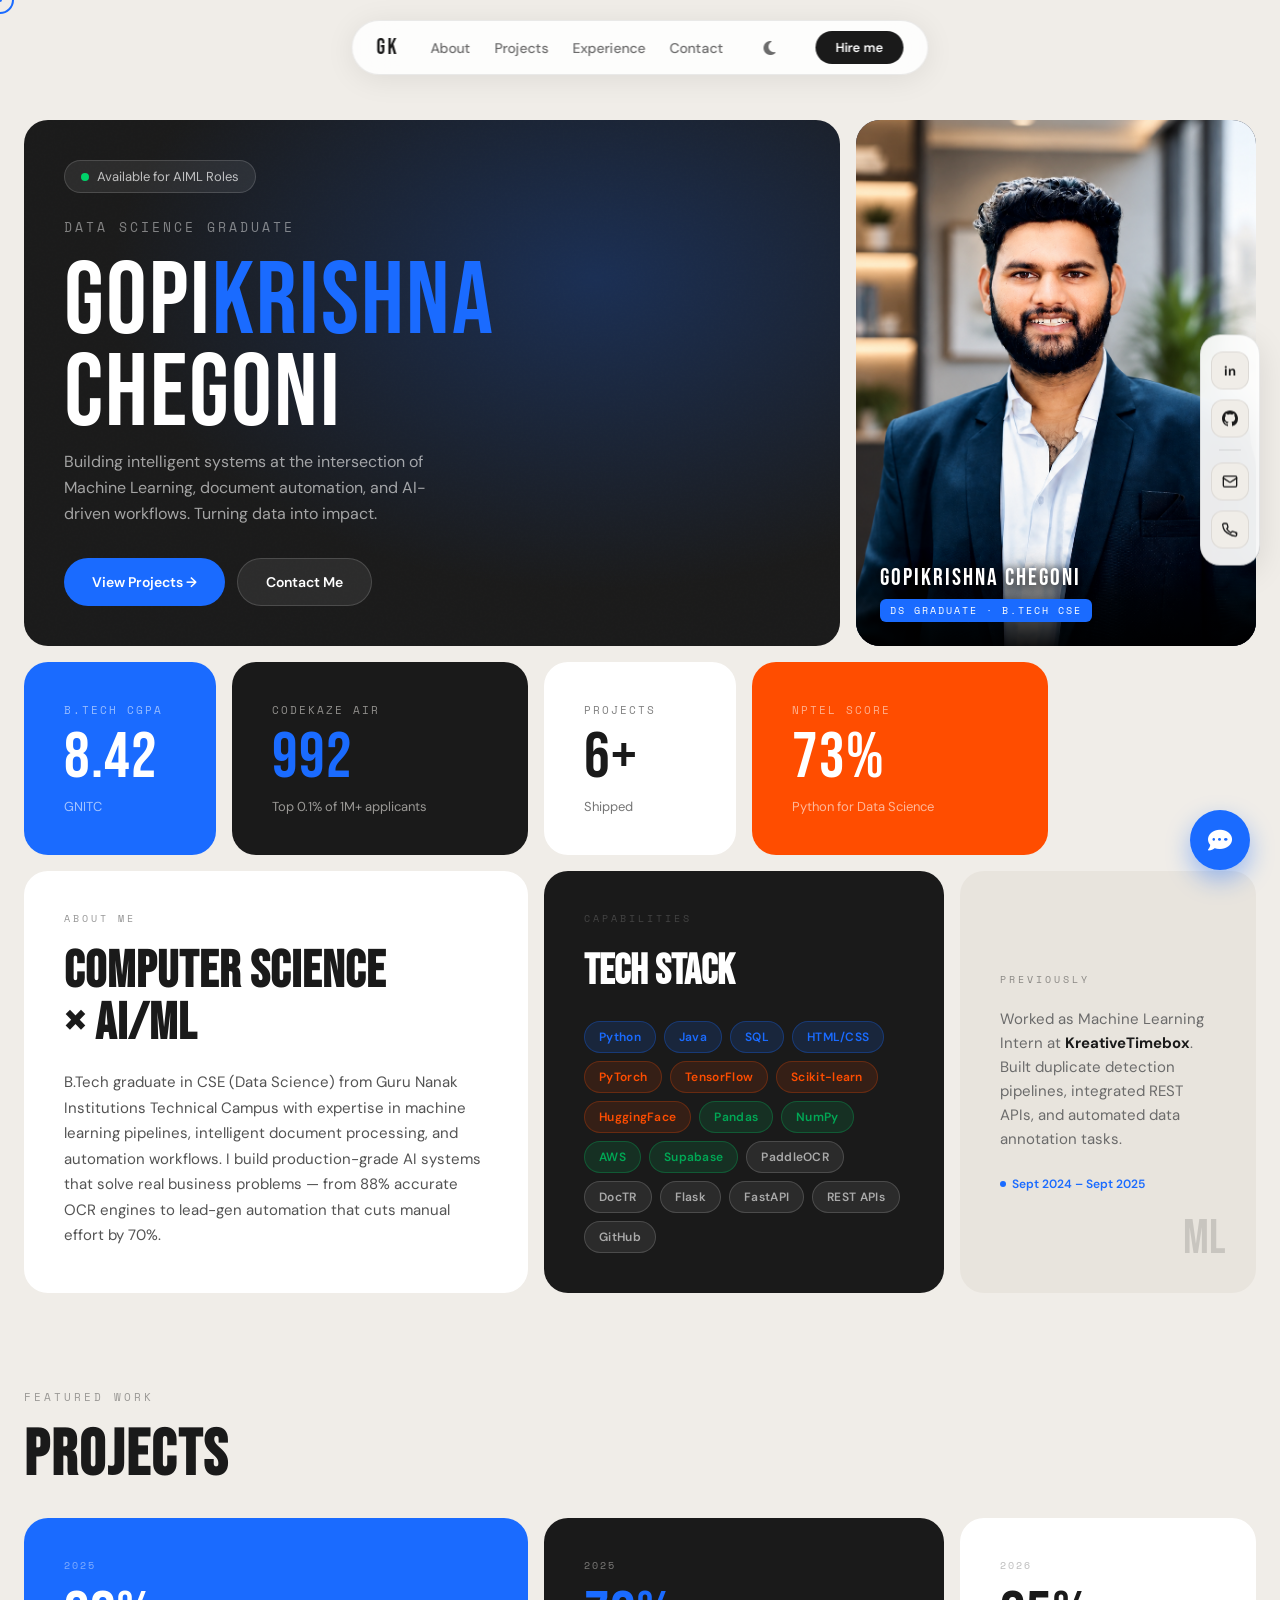
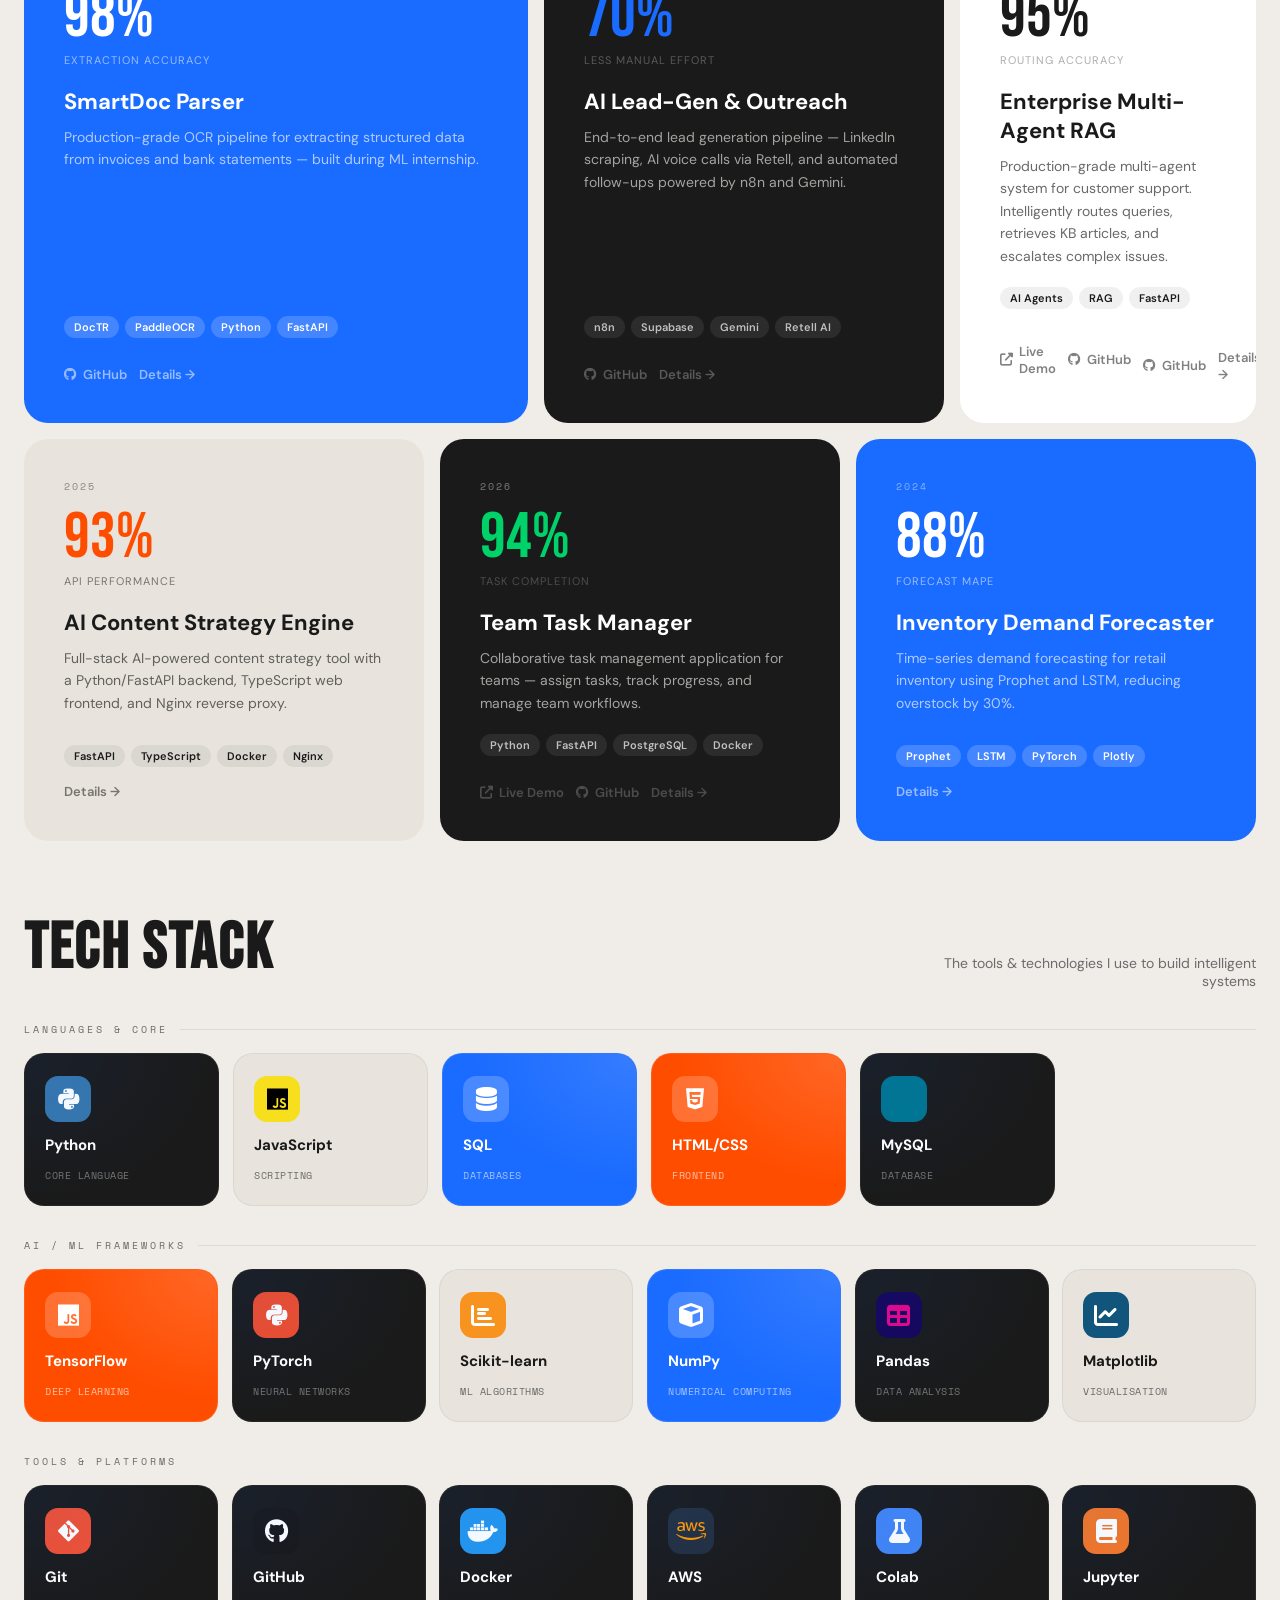
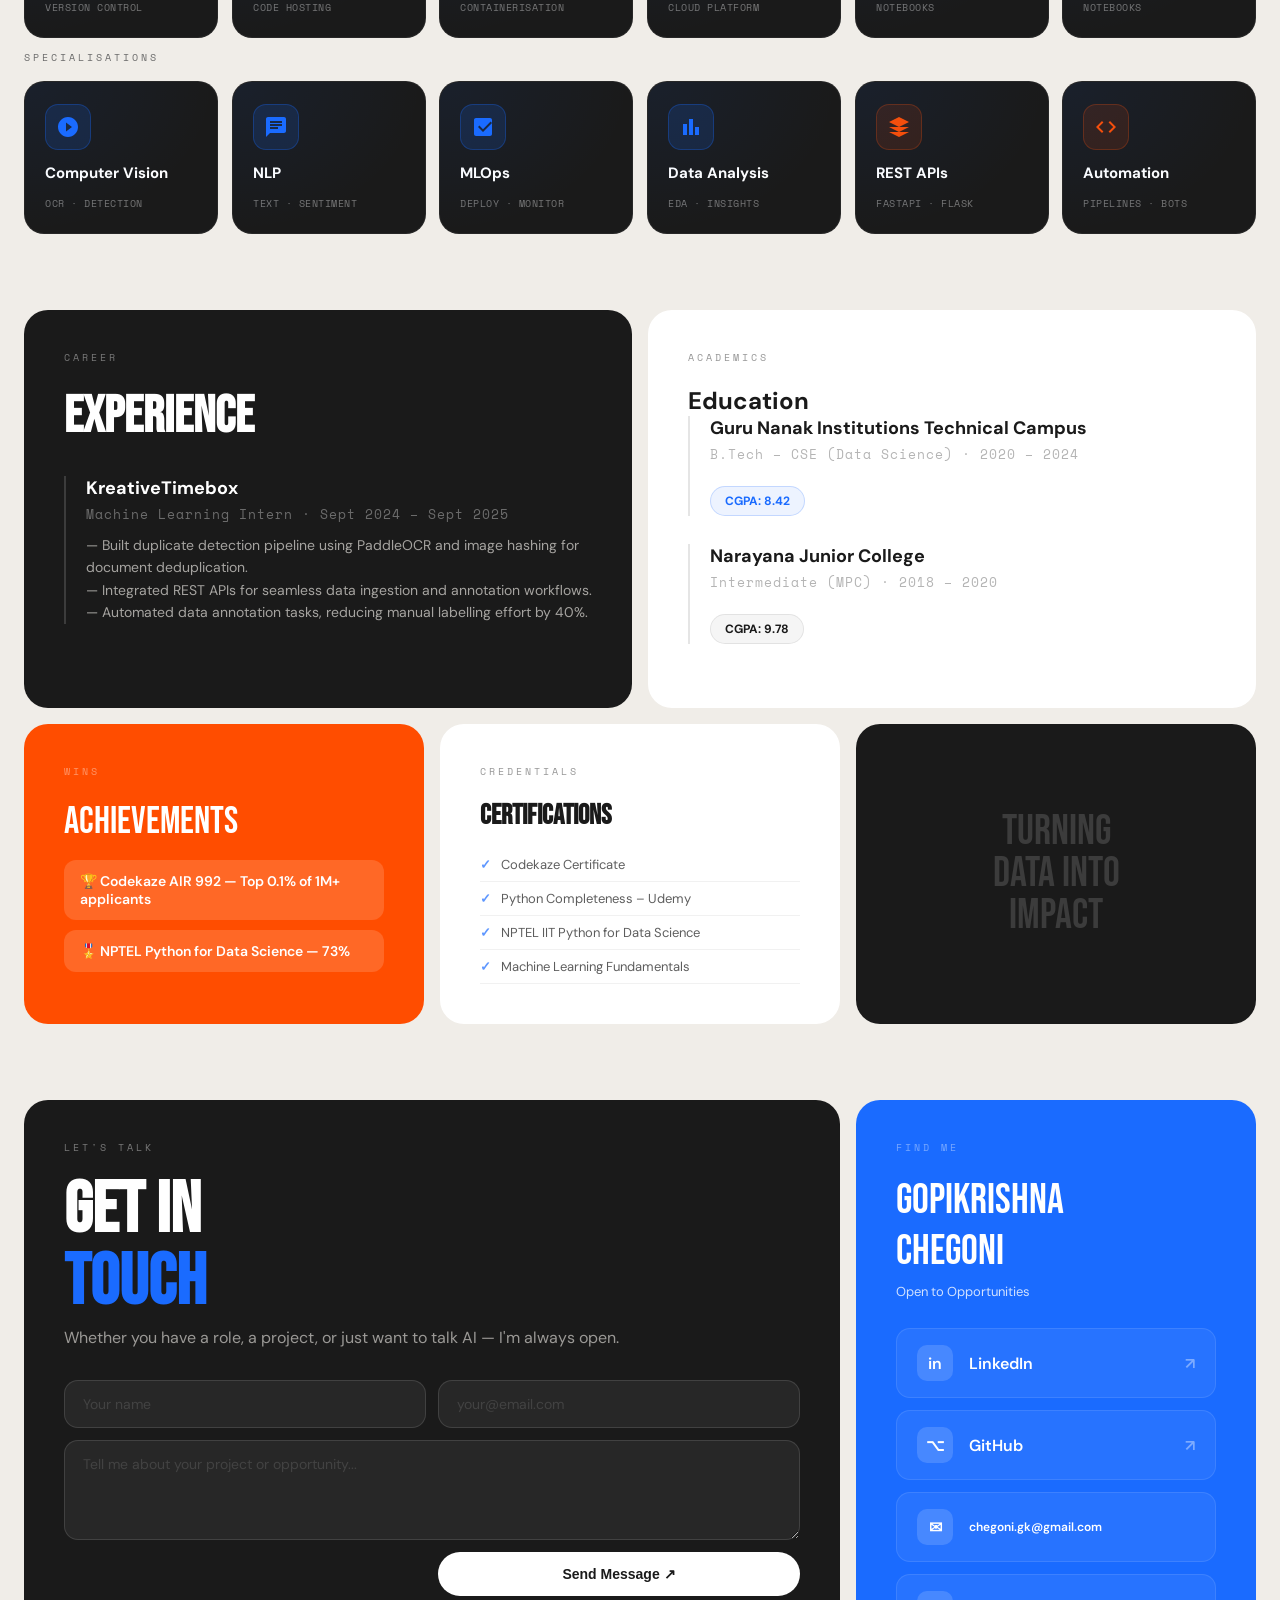
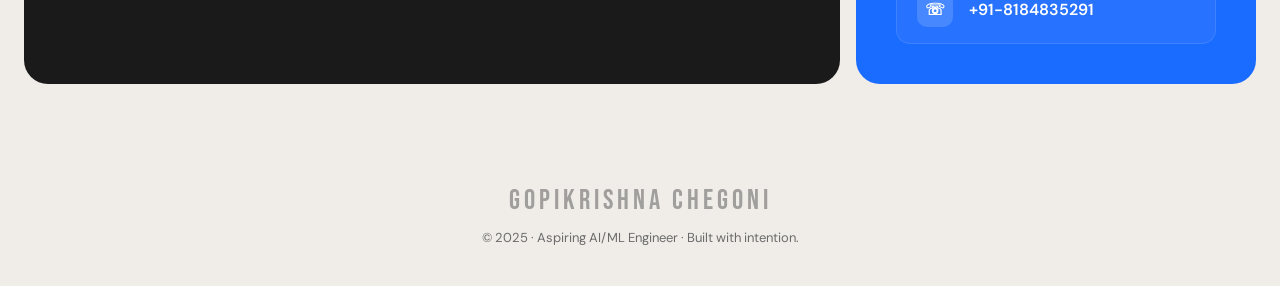
<file: portfolio_v5.html>
<!DOCTYPE html>
<html lang="en">

<head>
  <meta charset="UTF-8" />
  <meta name="viewport" content="width=device-width, initial-scale=1.0" />
  <title>Gopikrishna Chegoni — Aspiring AI/ML Engineer</title>
  <link rel="preconnect" href="https://fonts.googleapis.com" />
  <link rel="preconnect" href="https://fonts.gstatic.com" crossorigin />
  <link
    href="https://fonts.googleapis.com/css2?family=Bebas+Neue&family=DM+Sans:wght@300;400;500;600&family=Space+Mono:wght@400;700&display=swap"
    rel="stylesheet" />
  <link rel="stylesheet" href="https://cdnjs.cloudflare.com/ajax/libs/font-awesome/6.4.0/css/all.min.css" />
  <style>
    :root {
      --bg: #f0ede8;
      --card: #ffffff;
      --card-dark: #1a1a1a;
      --card-blue: #1a6bff;
      --text: #1a1a1a;
      --text-muted: #6b6b6b;
      --text-light: #f0ede8;
      --accent: #1a6bff;
      --accent2: #ff4d00;
      --border: rgba(0, 0, 0, 0.08);
      --radius: 24px;
      --radius-sm: 14px;
    }

    *,
    *::before,
    *::after {
      box-sizing: border-box;
      margin: 0;
      padding: 0;
    }

    html {
      scroll-behavior: smooth;
    }

    body {
      font-family: 'DM Sans', sans-serif;
      background: var(--bg);
      color: var(--text);
      min-height: 100vh;
      overflow-x: hidden;
      cursor: none;
    }

    /* ── PERFORMANCE OPTIMIZATION ── */
    * {
      -webkit-font-smoothing: antialiased;
      -moz-osx-font-smoothing: grayscale;
    }

    /* ── CUSTOM CURSOR ── */
    .custom-cursor {
      position: fixed;
      width: 28px;
      height: 28px;
      border: 2px solid var(--accent);
      border-radius: 50%;
      pointer-events: none;
      z-index: 9999;
      transform: translate(-50%, -50%);
      animation: cursorPulse 2s ease-in-out infinite;
      will-change: transform;
      left: -50px;
      top: -50px;
    }

    .custom-cursor::after {
      content: '';
      position: absolute;
      width: 4px;
      height: 4px;
      background: var(--accent);
      border-radius: 50%;
      top: 50%;
      left: 50%;
      transform: translate(-50%, -50%);
    }

    .custom-cursor.hidden {
      opacity: 0;
    }

    .custom-cursor.hover {
      transform: translate(-50%, -50%) scale(1.4);
      border-color: var(--accent2);
    }

    @keyframes cursorPulse {

      0%,
      100% {
        opacity: 0.8;
      }

      50% {
        opacity: 0.4;
      }
    }

    :root.dark-mode .custom-cursor {
      border-color: var(--accent);
    }

    /* ── SMOOTH TRANSITIONS ── */
    a,
    button,
    input,
    textarea,
    select {
      transition: all 0.3s cubic-bezier(0.34, 1.56, 0.64, 1);
    }

    button:active,
    a:active {
      transform: scale(0.98);
    }

    /* ── NAV ── */
    nav {
      position: fixed;
      top: 20px;
      left: 50%;
      transform: translateX(-50%);
      z-index: 100;
      background: rgba(255, 255, 255, 0.85);
      backdrop-filter: blur(20px);
      border: 1px solid var(--border);
      border-radius: 100px;
      padding: 10px 24px;
      display: flex;
      align-items: center;
      gap: 32px;
      box-shadow: 0 4px 30px rgba(0, 0, 0, 0.08);
    }

    .nav-logo {
      font-family: 'Bebas Neue', sans-serif;
      font-size: 22px;
      letter-spacing: 2px;
      color: var(--text);
      text-decoration: none;
    }

    .nav-links {
      display: flex;
      gap: 24px;
    }

    .nav-links a {
      font-size: 14px;
      font-weight: 500;
      color: var(--text-muted);
      text-decoration: none;
      transition: color .2s;
    }

    .nav-links a:hover {
      color: var(--text);
    }

    .nav-cta {
      background: var(--card-dark);
      color: #fff;
      padding: 8px 20px;
      border-radius: 100px;
      font-size: 13px;
      font-weight: 600;
      text-decoration: none;
      transition: background .2s;
    }

    .nav-cta:hover {
      background: var(--accent);
    }

    /* ── THEME TOGGLE ── */
    .theme-toggle {
      background: none;
      border: none;
      cursor: pointer;
      font-size: 16px;
      color: var(--text-muted);
      transition: color 0.2s, transform 0.2s;
      padding: 8px;
      display: flex;
      align-items: center;
      justify-content: center;
    }

    .theme-toggle:hover {
      color: var(--text);
      transform: rotate(20deg);
    }

    .theme-toggle i {
      transition: transform 0.3s;
    }

    /* ── DARK MODE ── */
    :root.dark-mode {
      --bg: #0a0a0a;
      --card: #1a1a1a;
      --card-dark: #2a2a2a;
      --text: #f0ede8;
      --text-muted: #a0a0a0;
      --text-light: #f0ede8;
      --border: rgba(255, 255, 255, 0.08);
    }

    .dark-mode body {
      background: var(--bg);
      color: var(--text);
    }

    .dark-mode nav {
      background: rgba(26, 26, 26, 0.85);
      border-color: var(--border);
    }

    .dark-mode .card-white {
      background: #1a1a1a;
      color: var(--text);
    }

    .dark-mode .card-cream {
      background: #2a2a2a;
      color: var(--text);
    }

    .dark-mode .card-blue {
      background: #1a4a9f;
    }

    .dark-mode .card-orange {
      background: #a63600;
    }

    .dark-mode .btn-ghost {
      border-color: rgba(255, 255, 255, 0.15);
      background: rgba(255, 255, 255, 0.05);
    }

    .dark-mode .btn-ghost:hover {
      background: rgba(255, 255, 255, 0.1);
    }


    /* ── MAIN GRID ── */
    main {
      max-width: 1280px;
      margin: 0 auto;
      padding: 120px 24px 60px;
      display: grid;
      gap: 16px;
    }

    /* ── BENTO GRID ── */
    .bento-grid {
      display: grid;
      grid-template-columns: repeat(12, 1fr);
      grid-auto-rows: minmax(80px, auto);
      gap: 16px;
    }

    /* ── BASE CARD ── */
    .card {
      border-radius: var(--radius);
      padding: 40px;
      position: relative;
      overflow: hidden;
      transition: transform 0.3s cubic-bezier(.34, 1.56, .64, 1), box-shadow 0.3s ease;
      will-change: transform, box-shadow;
      backface-visibility: hidden;
      -webkit-backface-visibility: hidden;
    }

    .card:hover {
      transform: translateY(-4px);
      box-shadow: 0 20px 60px rgba(0, 0, 0, 0.12);
    }

    .card-white {
      background: var(--card);
    }

    .card-dark {
      background: var(--card-dark);
      color: var(--text-light);
    }

    .card-blue {
      background: var(--card-blue);
      color: #fff;
    }

    .card-cream {
      background: #e8e4dd;
    }

    .card-orange {
      background: var(--accent2);
      color: #fff;
    }

    /* ── HERO CARD ── */
    .hero-card {
      grid-column: span 8;
      grid-row: span 4;
      min-height: 480px;
      display: flex;
      flex-direction: column;
      justify-content: flex-end;
      background: var(--card-dark);
      overflow: hidden;
    }

    .hero-card::before {
      content: '';
      position: absolute;
      inset: 0;
      background: radial-gradient(ellipse at 70% 30%, rgba(26, 107, 255, 0.25) 0%, transparent 60%);
      pointer-events: none;
    }

    .hero-noise {
      position: absolute;
      inset: 0;
      background-image: url("data:image/svg+xml,%3Csvg viewBox='0 0 256 256' xmlns='http://www.w3.org/2000/svg'%3E%3Cfilter id='noise'%3E%3CfeTurbulence type='fractalNoise' baseFrequency='0.9' numOctaves='4' stitchTiles='stitch'/%3E%3C/filter%3E%3Crect width='100%25' height='100%25' filter='url(%23noise)' opacity='0.04'/%3E%3C/svg%3E");
      opacity: 0.4;
      pointer-events: none;
    }

    .hero-available {
      display: inline-flex;
      align-items: center;
      gap: 8px;
      background: rgba(255, 255, 255, 0.08);
      border: 1px solid rgba(255, 255, 255, 0.15);
      padding: 7px 16px;
      border-radius: 100px;
      font-size: 13px;
      color: rgba(255, 255, 255, 0.7);
      margin-bottom: 24px;
      width: fit-content;
    }

    .hero-available span {
      width: 8px;
      height: 8px;
      border-radius: 50%;
      background: #00d26a;
      display: block;
      animation: pulse 2s infinite;
    }

    @keyframes pulse {

      0%,
      100% {
        opacity: 1;
        transform: scale(1)
      }

      50% {
        opacity: .6;
        transform: scale(1.3)
      }
    }

    .hero-name {
      font-family: 'Bebas Neue', sans-serif;
      font-size: clamp(72px, 8vw, 110px);
      line-height: 0.9;
      letter-spacing: 2px;
      color: #fff;
      margin-bottom: 8px;
    }

    .hero-name .blue {
      color: var(--accent);
    }

    .hero-role {
      font-family: 'Space Mono', monospace;
      font-size: 13px;
      letter-spacing: 3px;
      text-transform: uppercase;
      color: rgba(255, 255, 255, 0.45);
      margin-bottom: 20px;
    }

    .hero-desc {
      font-size: 16px;
      color: rgba(255, 255, 255, 0.6);
      max-width: 400px;
      line-height: 1.6;
      margin-bottom: 32px;
    }

    .hero-btns {
      display: flex;
      gap: 12px;
      flex-wrap: wrap;
    }

    .btn {
      display: inline-flex;
      align-items: center;
      gap: 8px;
      padding: 14px 28px;
      border-radius: 100px;
      font-size: 14px;
      font-weight: 600;
      cursor: pointer;
      text-decoration: none;
      border: none;
      transition: all .3s cubic-bezier(.34, 1.56, .64, 1);
      will-change: transform, background;
      backface-visibility: hidden;
      -webkit-backface-visibility: hidden;
    }

    .btn-primary {
      background: var(--accent);
      color: #fff;
    }

    .btn-primary:hover {
      background: #0f55e0;
      transform: translateY(-2px);
    }

    .btn-ghost {
      background: rgba(255, 255, 255, 0.08);
      color: #fff;
      border: 1px solid rgba(255, 255, 255, 0.15);
    }

    .btn-ghost:hover {
      background: rgba(255, 255, 255, 0.15);
      transform: translateY(-2px);
    }

    /* ── PHOTO CARD ── */
    .photo-card {
      grid-column: span 4;
      grid-row: span 4;
      min-height: 480px;
      background: linear-gradient(145deg, #1a2340 0%, #0d1625 100%);
      display: flex;
      align-items: stretch;
      overflow: hidden;
      padding: 0 !important;
    }

    .photo-inner {
      flex: 1;
      position: relative;
      overflow: hidden;
      display: flex;
      align-items: flex-end;
      justify-content: center;
    }

    .photo-inner img {
      width: 100%;
      height: 100%;
      object-fit: cover;
      object-position: center 15%;
      display: block;
    }

    .photo-overlay {
      position: absolute;
      bottom: 0;
      left: 0;
      right: 0;
      background: linear-gradient(to top, rgba(0, 0, 0, 0.92) 0%, rgba(0, 0, 0, 0.6) 40%, transparent 75%);
      padding: 28px 24px 24px;
    }

    .photo-name {
      font-family: 'Bebas Neue', sans-serif;
      font-size: 24px;
      color: #fff;
      letter-spacing: 2px;
      margin-bottom: 6px;
      text-shadow: 0 2px 8px rgba(0, 0, 0, 0.8), 0 0 20px rgba(0, 0, 0, 0.6);
    }

    .photo-label {
      font-family: 'Space Mono', monospace;
      font-size: 10px;
      letter-spacing: 2px;
      text-transform: uppercase;
      color: #fff;
      background: var(--accent);
      display: inline-block;
      padding: 4px 10px;
      border-radius: 6px;
      text-shadow: none;
    }

    /* ── FIXED RIGHT SOCIAL BAR ── */
    .side-socials {
      position: fixed;
      right: 20px;
      top: 50%;
      transform: translateY(-50%);
      z-index: 200;
      display: flex;
      flex-direction: column;
      align-items: center;
      gap: 10px;
      background: rgba(255, 255, 255, 0.92);
      backdrop-filter: blur(16px);
      border: 1px solid rgba(0, 0, 0, 0.08);
      border-radius: 20px;
      padding: 16px 10px;
      box-shadow: 0 8px 32px rgba(0, 0, 0, 0.1);
    }

    .side-socials a {
      width: 38px;
      height: 38px;
      border-radius: 12px;
      background: #f0ede8;
      border: 1px solid rgba(0, 0, 0, 0.08);
      display: flex;
      align-items: center;
      justify-content: center;
      text-decoration: none;
      color: #1a1a1a;
      font-size: 13px;
      font-weight: 700;
      transition: all .25s cubic-bezier(.34, 1.56, .64, 1);
      will-change: transform, background, border-color;
      backface-visibility: hidden;
      -webkit-backface-visibility: hidden;
    }

    .side-socials a:hover {
      background: var(--accent);
      color: #fff;
      transform: scale(1.15);
      border-color: var(--accent);
    }

    .side-socials .soc-line {
      width: 22px;
      height: 1px;
      background: rgba(0, 0, 0, 0.1);
      margin: 2px 0;
    }

    /* ── STACK / SKILLS SECTION ── */
    .stack-row {
      display: flex;
      flex-wrap: wrap;
      gap: 14px;
    }

    /* base card — dark like hero */
    .stack-card {
      background: var(--card-dark);
      border: 1px solid rgba(255, 255, 255, 0.06);
      border-radius: 20px;
      padding: 22px 20px;
      min-width: 140px;
      flex: 1 1 140px;
      max-width: 195px;
      display: flex;
      flex-direction: column;
      gap: 14px;
      cursor: default;
      position: relative;
      overflow: hidden;
      transition: transform 0.3s cubic-bezier(.34, 1.56, .64, 1), box-shadow 0.3s ease, border-color 0.25s;
      will-change: transform, box-shadow;
      backface-visibility: hidden;
      -webkit-backface-visibility: hidden;
    }

    .stack-card::before {
      content: '';
      position: absolute;
      inset: 0;
      background: radial-gradient(ellipse at 0% 0%, rgba(26, 107, 255, 0.08) 0%, transparent 70%);
      pointer-events: none;
    }

    .stack-card:hover {
      transform: translateY(-6px);
      box-shadow: 0 20px 50px rgba(0, 0, 0, 0.35);
      border-color: rgba(26, 107, 255, 0.35);
    }

    .stack-card-blue {
      background: var(--card-blue);
      border-color: rgba(255, 255, 255, 0.1);
    }

    .stack-card-blue::before {
      background: radial-gradient(ellipse at 100% 0%, rgba(255, 255, 255, 0.12) 0%, transparent 60%);
    }

    .stack-card-blue .stack-name {
      color: #fff;
    }

    .stack-card-blue .stack-sub {
      color: rgba(255, 255, 255, 0.6);
    }

    .stack-card-orange {
      background: var(--accent2);
      border-color: rgba(255, 255, 255, 0.1);
    }

    .stack-card-orange::before {
      background: radial-gradient(ellipse at 100% 0%, rgba(255, 255, 255, 0.15) 0%, transparent 60%);
    }

    .stack-card-orange .stack-name {
      color: #fff;
    }

    .stack-card-orange .stack-sub {
      color: rgba(255, 255, 255, 0.65);
    }

    .stack-card-cream {
      background: #e8e4dd;
      border-color: rgba(0, 0, 0, 0.06);
    }

    .stack-card-cream::before {
      display: none;
    }

    .stack-card-cream .stack-name {
      color: var(--text);
    }

    .stack-card-cream .stack-sub {
      color: var(--text-muted);
    }

    .stack-card-cream:hover {
      border-color: rgba(26, 107, 255, 0.3);
    }

    .stack-icon {
      width: 46px;
      height: 46px;
      border-radius: 13px;
      display: flex;
      align-items: center;
      justify-content: center;
      flex-shrink: 0;
    }

    .stack-name {
      font-size: 15px;
      font-weight: 700;
      color: #fff;
      line-height: 1.2;
    }

    .stack-sub {
      font-family: 'Space Mono', monospace;
      font-size: 10px;
      letter-spacing: 0.5px;
      color: rgba(255, 255, 255, 0.4);
      text-transform: uppercase;
    }

    .stack-cat-label {
      font-family: 'Space Mono', monospace;
      font-size: 10px;
      letter-spacing: 3px;
      text-transform: uppercase;
      color: var(--text-muted);
      margin-bottom: 16px;
      display: flex;
      align-items: center;
      gap: 12px;
    }

    .stack-cat-label::after {
      content: '';
      flex: 1;
      height: 1px;
      background: var(--border);
    }

    /* ── STAT CARD ── */
    .stat-card {
      display: flex;
      flex-direction: column;
      justify-content: space-between;
    }

    .stat-label {
      font-family: 'Space Mono', monospace;
      font-size: 11px;
      letter-spacing: 2px;
      text-transform: uppercase;
      opacity: .55;
      margin-bottom: 8px;
    }

    .stat-number {
      font-family: 'Bebas Neue', sans-serif;
      font-size: clamp(52px, 5vw, 80px);
      line-height: 1;
      letter-spacing: 1px;
    }

    .stat-desc {
      font-size: 13px;
      opacity: .6;
      margin-top: 8px;
    }

    /* ── ABOUT CARD ── */
    .about-card {
      grid-column: span 5;
      grid-row: span 3;
    }

    .section-tag {
      font-family: 'Space Mono', monospace;
      font-size: 10px;
      letter-spacing: 3px;
      text-transform: uppercase;
      opacity: .45;
      margin-bottom: 20px;
    }

    .about-card h2 {
      font-family: 'Bebas Neue', sans-serif;
      font-size: 52px;
      line-height: 1;
      margin-bottom: 20px;
      letter-spacing: 1px;
    }

    .about-card p {
      font-size: 15px;
      line-height: 1.7;
      opacity: .75;
      max-width: 420px;
    }

    /* ── SKILLS CARD ── */
    .skills-card {
      grid-column: span 4;
      grid-row: span 3;
    }

    .skills-card h2 {
      font-family: 'Bebas Neue', sans-serif;
      font-size: 42px;
      margin-bottom: 24px;
    }

    .skill-tags {
      display: flex;
      flex-wrap: wrap;
      gap: 8px;
    }

    .skill-tag {
      padding: 7px 14px;
      border-radius: 100px;
      font-size: 12px;
      font-weight: 600;
      letter-spacing: 0.3px;
      background: rgba(255, 255, 255, 0.12);
      border: 1px solid rgba(255, 255, 255, 0.15);
    }

    .skill-tag.py {
      background: rgba(26, 107, 255, 0.15);
      border-color: rgba(26, 107, 255, 0.3);
      color: #1a6bff;
    }

    .skill-tag.ml {
      background: rgba(255, 77, 0, 0.12);
      border-color: rgba(255, 77, 0, 0.25);
      color: #ff4d00;
    }

    .skill-tag.data {
      background: rgba(0, 210, 106, 0.12);
      border-color: rgba(0, 210, 106, 0.25);
      color: #00a855;
    }

    /* ── STAT ROW ── */
    .stat-row {
      grid-column: span 3;
      grid-row: span 3;
    }

    .stat-row.cgpa {}

    .stat-row.air {}

    .stat-row.proj {}

    /* ── PROJECTS SECTION ── */
    .section-header {
      grid-column: span 12;
      padding: 20px 0 8px;
    }

    .section-header h2 {
      font-family: 'Bebas Neue', sans-serif;
      font-size: 64px;
      letter-spacing: 2px;
    }

    .project-card {
      grid-column: span 4;
      grid-row: span 3;
      min-height: 280px;
      display: flex;
      flex-direction: column;
      justify-content: space-between;
    }

    .project-card.wide {
      grid-column: span 6;
    }

    .project-card.tall {
      grid-row: span 4;
    }

    .proj-year {
      font-family: 'Space Mono', monospace;
      font-size: 10px;
      letter-spacing: 2px;
      opacity: .45;
      margin-bottom: 12px;
    }

    .proj-accuracy {
      font-family: 'Bebas Neue', sans-serif;
      font-size: 64px;
      line-height: 1;
      margin-bottom: 4px;
    }

    .proj-accuracy-label {
      font-size: 11px;
      opacity: .55;
      text-transform: uppercase;
      letter-spacing: 1px;
      margin-bottom: 20px;
    }

    .proj-title {
      font-size: 22px;
      font-weight: 700;
      margin-bottom: 10px;
    }

    .proj-desc {
      font-size: 14px;
      line-height: 1.6;
      opacity: .65;
      flex: 1;
    }

    .proj-tags {
      display: flex;
      flex-wrap: wrap;
      gap: 6px;
      margin-top: 20px;
    }

    .proj-tag {
      padding: 4px 10px;
      border-radius: 100px;
      font-size: 11px;
      font-weight: 600;
      background: rgba(0, 0, 0, 0.06);
    }

    .proj-tag-light {
      background: rgba(255, 255, 255, 0.12);
    }

    .proj-link {
      margin-top: 16px;
      font-size: 13px;
      font-weight: 600;
      opacity: .55;
      text-decoration: none;
      color: inherit;
      display: inline-flex;
      align-items: center;
      gap: 6px;
      transition: opacity .2s;
    }

    .proj-link:hover {
      opacity: 1;
    }

    /* ── EXPERIENCE ── */
    .exp-card {
      grid-column: span 6;
      grid-row: span 3;
    }

    .exp-card h2 {
      font-family: 'Bebas Neue', sans-serif;
      font-size: 52px;
      margin-bottom: 28px;
    }

    .exp-item {
      border-left: 2px solid rgba(255, 255, 255, 0.15);
      padding-left: 20px;
      margin-bottom: 24px;
    }

    .exp-item .company {
      font-size: 18px;
      font-weight: 700;
      margin-bottom: 4px;
    }

    .exp-item .role {
      font-size: 13px;
      opacity: .5;
      margin-bottom: 10px;
      font-family: 'Space Mono', monospace;
      letter-spacing: 1px;
    }

    .exp-item .desc {
      font-size: 14px;
      opacity: .65;
      line-height: 1.6;
    }

    .exp-item-light {
      border-left-color: rgba(0, 0, 0, 0.1);
    }

    .exp-item-light .role {
      color: var(--text-muted);
    }

    /* ── EDUCATION ── */
    .edu-card {
      grid-column: span 6;
      grid-row: span 3;
    }

    /* ── CONTACT ── */
    .contact-card {
      grid-column: span 8;
      grid-row: span 3;
      min-height: 280px;
    }

    .contact-card h2 {
      font-family: 'Bebas Neue', sans-serif;
      font-size: 72px;
      line-height: 1;
      margin-bottom: 8px;
    }

    .contact-sub {
      font-size: 16px;
      opacity: .6;
      margin-bottom: 32px;
    }

    .contact-form {
      display: grid;
      grid-template-columns: 1fr 1fr;
      gap: 12px;
    }

    .form-full {
      grid-column: span 2;
    }

    .form-input {
      width: 100%;
      padding: 14px 18px;
      background: rgba(255, 255, 255, 0.06);
      border: 1px solid rgba(255, 255, 255, 0.12);
      border-radius: var(--radius-sm);
      color: #fff;
      font-family: 'DM Sans', sans-serif;
      font-size: 14px;
      outline: none;
      transition: border-color .2s;
    }

    .form-input::placeholder {
      opacity: .35;
    }

    .form-input:focus {
      border-color: var(--accent);
    }

    textarea.form-input {
      resize: vertical;
      min-height: 100px;
    }

    .btn-submit {
      background: #fff;
      color: var(--card-dark);
      font-weight: 700;
      padding: 14px 36px;
      border-radius: 100px;
      cursor: pointer;
      font-size: 14px;
      border: none;
      transition: all .2s;
    }

    .btn-submit:hover {
      background: var(--accent);
      color: #fff;
    }

    .social-card {
      grid-column: span 4;
      grid-row: span 3;
      display: flex;
      flex-direction: column;
      justify-content: space-between;
    }

    .social-links {
      display: flex;
      flex-direction: column;
      gap: 12px;
      flex: 1;
      justify-content: center;
    }

    .social-link {
      display: flex;
      align-items: center;
      gap: 16px;
      padding: 16px 20px;
      border-radius: var(--radius-sm);
      background: rgba(255, 255, 255, 0.06);
      border: 1px solid rgba(255, 255, 255, 0.1);
      text-decoration: none;
      color: #fff;
      font-weight: 600;
      transition: all .2s;
    }

    .social-link:hover {
      background: rgba(255, 255, 255, 0.12);
      transform: translateX(4px);
    }

    .social-icon {
      width: 36px;
      height: 36px;
      border-radius: 10px;
      display: flex;
      align-items: center;
      justify-content: center;
      font-size: 16px;
    }

    /* ── CERT CARD ── */
    .cert-card {
      grid-column: span 3;
      grid-row: span 2;
    }

    .cert-card h3 {
      font-family: 'Bebas Neue', sans-serif;
      font-size: 28px;
      margin-bottom: 16px;
    }

    .cert-list {
      list-style: none;
    }

    .cert-list li {
      font-size: 13px;
      padding: 8px 0;
      border-bottom: 1px solid var(--border);
      display: flex;
      align-items: center;
      gap: 10px;
      opacity: .7;
    }

    .cert-list li::before {
      content: '✓';
      color: var(--accent);
      font-weight: 700;
      opacity: 1;
    }

    /* ── ACHIEVEMENT CARD ── */
    .ach-card {
      grid-column: span 3;
      grid-row: span 2;
    }

    /* ── FOOTER ── */
    footer {
      text-align: center;
      padding: 40px;
      font-size: 13px;
      color: var(--text-muted);
    }

    /* ── SCROLL ANIMATION ── */
    .card {
      opacity: 0;
      animation: fadeUp 0.6s cubic-bezier(.22, 1, .36, 1) forwards;
    }

    @keyframes fadeUp {
      from {
        opacity: 0;
        transform: translateY(24px);
      }

      to {
        opacity: 1;
        transform: translateY(0);
      }
    }

    .card:nth-child(1) {
      animation-delay: 0.05s;
    }

    .card:nth-child(2) {
      animation-delay: 0.1s;
    }

    .card:nth-child(3) {
      animation-delay: 0.15s;
    }

    .card:nth-child(4) {
      animation-delay: 0.2s;
    }

    .card:nth-child(5) {
      animation-delay: 0.25s;
    }

    .card:nth-child(6) {
      animation-delay: 0.3s;
    }

    .card:nth-child(7) {
      animation-delay: 0.35s;
    }

    .card:nth-child(8) {
      animation-delay: 0.4s;
    }

    .card:nth-child(9) {
      animation-delay: 0.45s;
    }

    .card:nth-child(10) {
      animation-delay: 0.5s;
    }

    /* ── RAG CHATBOT ── */
    .chatbot-toggle {
      position: fixed;
      bottom: 30px;
      right: 30px;
      width: 60px;
      height: 60px;
      border-radius: 50%;
      background: var(--accent);
      color: #fff;
      border: none;
      font-size: 24px;
      cursor: pointer;
      box-shadow: 0 10px 25px rgba(26, 107, 255, 0.4);
      z-index: 9999;
      display: flex;
      align-items: center;
      justify-content: center;
      transition: transform 0.3s cubic-bezier(.34, 1.56, .64, 1);
    }

    .chatbot-toggle:hover {
      transform: scale(1.1) translateY(-5px);
    }

    .chatbot-container {
      position: fixed;
      bottom: 100px;
      right: 30px;
      width: 350px;
      height: 500px;
      background: rgba(255, 255, 255, 0.85);
      backdrop-filter: blur(20px);
      border: 1px solid var(--border);
      border-radius: var(--radius);
      box-shadow: 0 15px 40px rgba(0, 0, 0, 0.15);
      z-index: 9999;
      display: flex;
      flex-direction: column;
      overflow: hidden;
      transform: translateY(20px);
      opacity: 0;
      pointer-events: none;
      transition: all 0.4s cubic-bezier(.34, 1.56, .64, 1);
    }

    .chatbot-container.active {
      transform: translateY(0);
      opacity: 1;
      pointer-events: auto;
    }

    .dark-mode .chatbot-container {
      background: rgba(26, 26, 26, 0.85);
    }

    .chatbot-header {
      padding: 16px 20px;
      background: var(--accent);
      color: #fff;
      display: flex;
      justify-content: space-between;
      align-items: center;
    }

    .chatbot-title {
      font-weight: 600;
      font-size: 15px;
      display: flex;
      align-items: center;
      gap: 8px;
    }

    .chatbot-close {
      background: none;
      border: none;
      color: #fff;
      font-size: 16px;
      cursor: pointer;
      opacity: 0.8;
    }

    .chatbot-close:hover {
      opacity: 1;
    }

    .chatbot-messages {
      flex: 1;
      padding: 20px;
      overflow-y: auto;
      display: flex;
      flex-direction: column;
      gap: 12px;
    }

    .chat-msg {
      max-width: 80%;
      padding: 10px 14px;
      border-radius: 14px;
      font-size: 13px;
      line-height: 1.5;
    }

    .ai-msg {
      background: rgba(0, 0, 0, 0.05);
      color: var(--text);
      align-self: flex-start;
      border-bottom-left-radius: 4px;
    }

    .dark-mode .ai-msg {
      background: rgba(255, 255, 255, 0.08);
    }

    .user-msg {
      background: var(--accent);
      color: #fff;
      align-self: flex-end;
      border-bottom-right-radius: 4px;
    }

    .chatbot-input {
      padding: 16px;
      border-top: 1px solid var(--border);
      display: flex;
      gap: 10px;
    }

    .chatbot-input input {
      flex: 1;
      padding: 10px 16px;
      border: 1px solid var(--border);
      border-radius: 100px;
      background: transparent;
      color: var(--text);
      font-size: 13px;
      outline: none;
    }

    .chatbot-input button {
      width: 40px;
      height: 40px;
      border-radius: 50%;
      background: var(--accent);
      color: #fff;
      border: none;
      cursor: pointer;
      display: flex;
      align-items: center;
      justify-content: center;
    }

    @media (max-width: 600px) {
      .chatbot-container {
        width: 90%;
        right: 5%;
        bottom: 90px;
      }

      .chatbot-toggle {
        bottom: 20px;
        right: 20px;
      }
    }
  </style>
</head>

<body>

  <!-- NAV -->
  <nav>
    <a class="nav-logo" href="portfolio_v5.html">GK</a>
    <div class="nav-links">
      <a href="about.html">About</a>
      <a href="projects.html">Projects</a>
      <a href="experience_new.html">Experience</a>
      <a href="contact.html">Contact</a>
    </div>
    <button class="theme-toggle" id="themeToggle" aria-label="Toggle dark mode">
      <i class="fas fa-moon"></i>
    </button>
    <a class="nav-cta" href="contact.html">Hire me</a>
  </nav>

  <main>

    <!-- ══ HERO SECTION ══ -->
    <div class="bento-grid">

      <!-- HERO CARD -->
      <div class="card card-dark hero-card">
        <div class="hero-noise"></div>
        <div style="position:relative;z-index:1;">
          <div class="hero-available"><span></span>Available for AIML Roles</div>
          <div class="hero-role">Data Science Graduate</div>
          <div class="hero-name">GOPI<span class="blue">KRISHNA</span><br>CHEGONI</div>
          <div class="hero-desc">Building intelligent systems at the intersection of Machine Learning, document
            automation, and AI-driven workflows. Turning data into impact.</div>
          <div class="hero-btns">
            <a class="btn btn-primary" href="#projects">View Projects →</a>
            <a class="btn btn-ghost" href="#contact">Contact Me</a>
          </div>
        </div>
      </div>

      <!-- PHOTO CARD -->
      <div class="card photo-card" style="grid-column:span 4;grid-row:span 4;">
        <div class="photo-inner">
          <img src="pp-1.png" alt="Gopikrishna Chegoni" />
          <div class="photo-overlay">
            <div class="photo-name">Gopikrishna Chegoni</div>
            <div class="photo-label">DS Graduate · B.Tech CSE</div>
          </div>
        </div>
      </div>

      <!-- STAT: CGPA -->
      <div class="card card-blue stat-card" style="grid-column:span 2;grid-row:span 2;">
        <div class="stat-label">B.Tech CGPA</div>
        <div class="stat-number">8.42</div>
        <div class="stat-desc">GNITC</div>
      </div>

      <!-- STAT: AIR -->
      <div class="card card-dark stat-card" style="grid-column:span 3;grid-row:span 2;">
        <div class="stat-label">Codekaze AIR</div>
        <div class="stat-number" style="color:var(--accent);">992</div>
        <div class="stat-desc">Top 0.1% of 1M+ applicants</div>
      </div>

      <!-- STAT: Projects -->
      <div class="card card-white stat-card" style="grid-column:span 2;grid-row:span 2;">
        <div class="stat-label">Projects</div>
        <div class="stat-number">6+</div>
        <div class="stat-desc">Shipped</div>
      </div>

      <!-- STAT: NPTEL -->
      <div class="card card-orange stat-card" style="grid-column:span 3;grid-row:span 2;">
        <div class="stat-label">NPTEL Score</div>
        <div class="stat-number">73%</div>
        <div class="stat-desc">Python for Data Science</div>
      </div>

      <!-- ABOUT CARD -->
      <div class="card card-white about-card" style="grid-column:span 5;grid-row:span 3;">
        <div class="section-tag">About Me</div>
        <h2>Computer Science<br>× AI/ML</h2>
        <p>B.Tech graduate in CSE (Data Science) from Guru Nanak Institutions Technical Campus with expertise in machine
          learning pipelines, intelligent document processing, and automation workflows. I build production-grade AI
          systems that solve real business problems — from 88% accurate OCR engines to lead-gen automation that cuts
          manual effort by 70%.</p>
      </div>

      <!-- TECH STACK CARD -->
      <div class="card card-dark skills-card" style="grid-column:span 4;grid-row:span 3;">
        <div class="section-tag" style="color:rgba(255,255,255,0.4);">Capabilities</div>
        <h2 style="color:#fff;">Tech Stack</h2>
        <div class="skill-tags">
          <span class="skill-tag py">Python</span>
          <span class="skill-tag py">Java</span>
          <span class="skill-tag py">SQL</span>
          <span class="skill-tag py">HTML/CSS</span>
          <span class="skill-tag ml">PyTorch</span>
          <span class="skill-tag ml">TensorFlow</span>
          <span class="skill-tag ml">Scikit-learn</span>
          <span class="skill-tag ml">HuggingFace</span>
          <span class="skill-tag data">Pandas</span>
          <span class="skill-tag data">NumPy</span>
          <span class="skill-tag data">AWS</span>
          <span class="skill-tag data">Supabase</span>
          <span class="skill-tag"
            style="background:rgba(255,255,255,0.08);color:rgba(255,255,255,0.6);">PaddleOCR</span>
          <span class="skill-tag" style="background:rgba(255,255,255,0.08);color:rgba(255,255,255,0.6);">DocTR</span>
          <span class="skill-tag" style="background:rgba(255,255,255,0.08);color:rgba(255,255,255,0.6);">Flask</span>
          <span class="skill-tag" style="background:rgba(255,255,255,0.08);color:rgba(255,255,255,0.6);">FastAPI</span>
          <span class="skill-tag" style="background:rgba(255,255,255,0.08);color:rgba(255,255,255,0.6);">REST
            APIs</span>
          <span class="skill-tag" style="background:rgba(255,255,255,0.08);color:rgba(255,255,255,0.6);">GitHub</span>
        </div>
      </div>

      <!-- INTRO BIG TEXT CARD -->
      <div class="card card-cream"
        style="grid-column:span 3;grid-row:span 3;display:flex;flex-direction:column;justify-content:center;">
        <div
          style="font-family:'Bebas Neue',sans-serif;font-size:48px;line-height:1;color:var(--text);opacity:0.15;position:absolute;bottom:30px;right:30px;">
          ML</div>
        <div class="section-tag">Previously</div>
        <div style="font-size:15px;line-height:1.6;color:var(--text-muted);">Worked as Machine Learning Intern at
          <strong style="color:var(--text);">KreativeTimebox</strong>. Built duplicate detection pipelines, integrated
          REST APIs, and automated data annotation tasks.
        </div>
        <div style="margin-top:20px;">
          <span
            style="display:inline-flex;align-items:center;gap:6px;font-size:12px;font-weight:600;color:var(--accent);">
            <span style="width:6px;height:6px;border-radius:50%;background:var(--accent);display:inline-block;"></span>
            Sept 2024 – Sept 2025
          </span>
        </div>
      </div>

    </div><!-- end hero bento-grid -->

    <!-- ══ PROJECTS ══ -->
    <div class="bento-grid" id="projects" style="margin-top:60px;">
      <div class="section-header">
        <div
          style="font-family:'Space Mono',monospace;font-size:11px;letter-spacing:3px;text-transform:uppercase;opacity:.4;margin-bottom:12px;">
          Featured Work</div>
        <h2>Projects</h2>
      </div>

      <!-- SmartDoc Parser -->
      <div class="card card-blue project-card" style="grid-column:span 5;grid-row:span 3;">
        <div>
          <div class="proj-year">2025</div>
          <div class="proj-accuracy">98%</div>
          <div class="proj-accuracy-label">Extraction Accuracy</div>
          <div class="proj-title">SmartDoc Parser</div>
          <div class="proj-desc">Production-grade OCR pipeline for extracting structured data from invoices and bank
            statements — built during ML internship.</div>
        </div>
        <div>
          <div class="proj-tags">
            <span class="proj-tag proj-tag-light" style="background:rgba(255,255,255,0.18);color:#fff;">DocTR</span>
            <span class="proj-tag proj-tag-light" style="background:rgba(255,255,255,0.18);color:#fff;">PaddleOCR</span>
            <span class="proj-tag proj-tag-light" style="background:rgba(255,255,255,0.18);color:#fff;">Python</span>
            <span class="proj-tag proj-tag-light" style="background:rgba(255,255,255,0.18);color:#fff;">FastAPI</span>
          </div>
          <div style="display: flex; gap: 12px; margin-top: 12px;"><a class="proj-link" href="https://github.com/gopikrishna818/SmartDoc-Parser-Invoice-Bank-Statement-Extraction" target="_blank" style="color:#fff;"><i class="fab fa-github"></i> GitHub</a><a class="proj-link" href="projects.html" style="color:#fff;">Details →</a></div>
        </div>
      </div>

      <!-- AI Lead-Gen -->
      <div class="card card-dark project-card" style="grid-column:span 4;grid-row:span 3;">
        <div>
          <div class="proj-year">2025</div>
          <div class="proj-accuracy" style="color:var(--accent);">70%</div>
          <div class="proj-accuracy-label" style="color:rgba(255,255,255,0.5);">Less Manual Effort</div>
          <div class="proj-title" style="color:#fff;">AI Lead-Gen & Outreach</div>
          <div class="proj-desc">End-to-end lead generation pipeline — LinkedIn scraping, AI voice calls via Retell, and
            automated follow-ups powered by n8n and Gemini.</div>
        </div>
        <div>
          <div class="proj-tags">
            <span class="proj-tag" style="background:rgba(255,255,255,0.08);color:rgba(255,255,255,0.7);">n8n</span>
            <span class="proj-tag"
              style="background:rgba(255,255,255,0.08);color:rgba(255,255,255,0.7);">Supabase</span>
            <span class="proj-tag" style="background:rgba(255,255,255,0.08);color:rgba(255,255,255,0.7);">Gemini</span>
            <span class="proj-tag" style="background:rgba(255,255,255,0.08);color:rgba(255,255,255,0.7);">Retell
              AI</span>
          </div>
          <div style="display: flex; gap: 12px; margin-top: 12px;"><a class="proj-link" href="https://github.com/gopikrishna818/AI-Lead-Gen-Outreach-Automation-Engine" target="_blank" style="color:rgba(255,255,255,0.5);"><i class="fab fa-github"></i> GitHub</a><a class="proj-link" href="projects.html" style="color:rgba(255,255,255,0.5);">Details →</a></div>
        </div>
      </div>

      <!-- Enterprise Multi-Agent RAG -->
      <div class="card card-white project-card" style="grid-column:span 3;grid-row:span 3;">
        <div>
          <div class="proj-year" style="color:var(--text-muted);">2026</div>
          <div class="proj-accuracy">95%</div>
          <div class="proj-accuracy-label" style="color:var(--text-muted);">Routing Accuracy</div>
          <div class="proj-title">Enterprise Multi-Agent RAG</div>
          <div class="proj-desc">Production-grade multi-agent system for customer support. Intelligently routes queries,
            retrieves KB articles, and escalates complex issues.</div>
        </div>
        <div>
          <div class="proj-tags">
            <span class="proj-tag">AI Agents</span>
            <span class="proj-tag">RAG</span>
            <span class="proj-tag">FastAPI</span>
          </div>
          <div style="display: flex; gap: 12px; margin-top: 12px;"><a class="proj-link" href="https://enterprise-multi-agent-rag-production.up.railway.app/" target="_blank"><i class="fas fa-external-link-alt"></i> Live Demo</a><a class="proj-link" href="https://github.com/gopikrishna818/enterprise-multi-agent-rag.git" target="_blank"><i class="fab fa-github"></i> GitHub</a><div style="display: flex; gap: 12px; margin-top: 12px;"><a class="proj-link" href="https://github.com/gopikrishna818/ai_content_strategy_engine" target="_blank"><i class="fab fa-github"></i> GitHub</a><a class="proj-link" href="projects.html">Details →</a></div></div>
        </div>
      </div>

      <!-- AI Content Strategy Engine -->
      <div class="card card-cream project-card" style="grid-column:span 4;grid-row:span 3;">
        <div>
          <div class="proj-year">2025</div>
          <div class="proj-accuracy" style="color:var(--accent2);">93%</div>
          <div class="proj-accuracy-label">API Performance</div>
          <div class="proj-title">AI Content Strategy Engine</div>
          <div class="proj-desc">Full-stack AI-powered content strategy tool with a Python/FastAPI backend, TypeScript
            web frontend, and Nginx reverse proxy.</div>
        </div>
        <div>
          <div class="proj-tags">
            <span class="proj-tag">FastAPI</span>
            <span class="proj-tag">TypeScript</span>
            <span class="proj-tag">Docker</span>
            <span class="proj-tag">Nginx</span>
          </div>
          <a class="proj-link" href="projects.html">Details →</a>
        </div>
      </div>

      <!-- Team Task Manager -->
      <div class="card card-dark project-card" style="grid-column:span 4;grid-row:span 3;">
        <div>
          <div class="proj-year">2026</div>
          <div class="proj-accuracy" style="color:#00d26a;">94%</div>
          <div class="proj-accuracy-label" style="color:rgba(255,255,255,0.4);">Task Completion</div>
          <div class="proj-title" style="color:#fff;">Team Task Manager</div>
          <div class="proj-desc">Collaborative task management application for teams — assign tasks, track progress, and
            manage team workflows.</div>
        </div>
        <div>
          <div class="proj-tags">
            <span class="proj-tag" style="background:rgba(255,255,255,0.08);color:rgba(255,255,255,0.7);">Python</span>
            <span class="proj-tag" style="background:rgba(255,255,255,0.08);color:rgba(255,255,255,0.7);">FastAPI</span>
            <span class="proj-tag"
              style="background:rgba(255,255,255,0.08);color:rgba(255,255,255,0.7);">PostgreSQL</span>
            <span class="proj-tag" style="background:rgba(255,255,255,0.08);color:rgba(255,255,255,0.7);">Docker</span>
          </div>
          <div style="display: flex; gap: 12px; margin-top: 12px;"><a class="proj-link" href="https://worthy-encouragement-production-6af3.up.railway.app/" target="_blank" style="color:rgba(255,255,255,0.4);"><i class="fas fa-external-link-alt"></i> Live Demo</a><a class="proj-link" href="https://github.com/gopikrishna818" target="_blank" style="color:rgba(255,255,255,0.4);"><i class="fab fa-github"></i> GitHub</a><a class="proj-link" href="projects.html" style="color:rgba(255,255,255,0.4);">Details →</a></div>
        </div>
      </div>

      <!-- Inventory -->
      <div class="card card-blue project-card" style="grid-column:span 4;grid-row:span 3;">
        <div>
          <div class="proj-year">2024</div>
          <div class="proj-accuracy">88%</div>
          <div class="proj-accuracy-label">Forecast MAPE</div>
          <div class="proj-title">Inventory Demand Forecaster</div>
          <div class="proj-desc">Time-series demand forecasting for retail inventory using Prophet and LSTM, reducing
            overstock by 30%.</div>
        </div>
        <div>
          <div class="proj-tags">
            <span class="proj-tag proj-tag-light" style="background:rgba(255,255,255,0.18);color:#fff;">Prophet</span>
            <span class="proj-tag proj-tag-light" style="background:rgba(255,255,255,0.18);color:#fff;">LSTM</span>
            <span class="proj-tag proj-tag-light" style="background:rgba(255,255,255,0.18);color:#fff;">PyTorch</span>
            <span class="proj-tag proj-tag-light" style="background:rgba(255,255,255,0.18);color:#fff;">Plotly</span>
          </div>
          <a class="proj-link" href="projects.html" style="color:#fff;">Details →</a>
        </div>
      </div>

    </div><!-- end projects grid -->

    <!-- ══ SKILLS / STACK ══ -->
    <div id="skills" style="margin-top:60px;">
      <div style="display:flex;align-items:baseline;justify-content:space-between;margin-bottom:32px;">
        <h2 style="font-family:'Bebas Neue',sans-serif;font-size:64px;letter-spacing:2px;line-height:1;">Tech Stack</h2>
        <p style="font-size:14px;color:var(--text-muted);max-width:320px;text-align:right;">The tools & technologies I
          use to build intelligent systems</p>
      </div>

      <!-- Category: Languages & Core -->
      <div style="margin-bottom:32px;">
        <div class="stack-cat-label">Languages & Core</div>
        <div class="stack-row">
          <div class="stack-card stack-card-dark">
            <div class="stack-icon" style="background:#3776ab;display:flex;align-items:center;justify-content:center;">
              <i class="fab fa-python" style="font-size:24px;color:#fff;"></i>
            </div>
            <div class="stack-name">Python</div>
            <div class="stack-sub">Core Language</div>
          </div>
          <div class="stack-card stack-card-cream">
            <div class="stack-icon" style="background:#f7df1e;display:flex;align-items:center;justify-content:center;">
              <i class="fab fa-js" style="font-size:24px;color:#000;"></i>
            </div>
            <div class="stack-name">JavaScript</div>
            <div class="stack-sub">Scripting</div>
          </div>
          <div class="stack-card stack-card-blue">
            <div class="stack-icon"
              style="background:rgba(255,255,255,0.2);display:flex;align-items:center;justify-content:center;">
              <i class="fas fa-database" style="font-size:24px;color:#fff;"></i>
            </div>
            <div class="stack-name">SQL</div>
            <div class="stack-sub">Databases</div>
          </div>
          <div class="stack-card stack-card-orange">
            <div class="stack-icon"
              style="background:rgba(255,255,255,0.2);display:flex;align-items:center;justify-content:center;">
              <i class="fab fa-html5" style="font-size:24px;color:#fff;"></i>
            </div>
            <div class="stack-name">HTML/CSS</div>
            <div class="stack-sub">Frontend</div>
          </div>
          <div class="stack-card">
            <div class="stack-icon" style="background:#00758f;display:flex;align-items:center;justify-content:center;">
              <i class="fab fa-mysql" style="font-size:24px;color:#fff;"></i>
            </div>
            <div class="stack-name">MySQL</div>
            <div class="stack-sub">Database</div>
          </div>
        </div>
      </div>

      <!-- Category: ML / AI -->
      <div style="margin-bottom:32px;">
        <div class="stack-cat-label">AI / ML Frameworks</div>
        <div class="stack-row">
          <div class="stack-card stack-card-orange">
            <div class="stack-icon"
              style="background:rgba(255,255,255,0.2);display:flex;align-items:center;justify-content:center;">
              <i class="fab fa-js" style="font-size:24px;color:#fff;"></i>
            </div>
            <div class="stack-name">TensorFlow</div>
            <div class="stack-sub">Deep Learning</div>
          </div>
          <div class="stack-card">
            <div class="stack-icon" style="background:#ee4c2c;display:flex;align-items:center;justify-content:center;">
              <i class="fab fa-python" style="font-size:24px;color:#fff;"></i>
            </div>
            <div class="stack-name">PyTorch</div>
            <div class="stack-sub">Neural Networks</div>
          </div>
          <div class="stack-card stack-card-cream">
            <div class="stack-icon" style="background:#f7931e;display:flex;align-items:center;justify-content:center;">
              <i class="fas fa-chart-bar" style="font-size:24px;color:#fff;"></i>
            </div>
            <div class="stack-name">Scikit-learn</div>
            <div class="stack-sub">ML Algorithms</div>
          </div>
          <div class="stack-card stack-card-blue">
            <div class="stack-icon"
              style="background:rgba(255,255,255,0.2);display:flex;align-items:center;justify-content:center;">
              <i class="fas fa-cube" style="font-size:24px;color:#fff;"></i>
            </div>
            <div class="stack-name">NumPy</div>
            <div class="stack-sub">Numerical Computing</div>
          </div>
          <div class="stack-card">
            <div class="stack-icon" style="background:#150458;display:flex;align-items:center;justify-content:center;">
              <i class="fas fa-table" style="font-size:24px;color:#E70488;"></i>
            </div>
            <div class="stack-name">Pandas</div>
            <div class="stack-sub">Data Analysis</div>
          </div>
          <div class="stack-card stack-card-cream">
            <div class="stack-icon" style="background:#11557c;display:flex;align-items:center;justify-content:center;">
              <i class="fas fa-chart-line" style="font-size:24px;color:#fff;"></i>
            </div>
            <div class="stack-name">Matplotlib</div>
            <div class="stack-sub">Visualisation</div>
          </div>
        </div>
      </div>

      <!-- Category: Tools & Platforms -->
      <div style="margin-bottom:12px;">
        <div
          style="font-family:'Space Mono',monospace;font-size:10px;letter-spacing:3px;text-transform:uppercase;color:var(--text-muted);margin-bottom:16px;">
          Tools & Platforms</div>
        <div class="stack-row">
          <div class="stack-card">
            <div class="stack-icon" style="background:#f05032;display:flex;align-items:center;justify-content:center;">
              <i class="fab fa-git-alt" style="font-size:24px;color:#fff;"></i>
            </div>
            <div class="stack-name">Git</div>
            <div class="stack-sub">Version Control</div>
          </div>
          <div class="stack-card">
            <div class="stack-icon" style="background:#181717;display:flex;align-items:center;justify-content:center;">
              <i class="fab fa-github" style="font-size:24px;color:#fff;"></i>
            </div>
            <div class="stack-name">GitHub</div>
            <div class="stack-sub">Code Hosting</div>
          </div>
          <div class="stack-card">
            <div class="stack-icon" style="background:#2496ed;display:flex;align-items:center;justify-content:center;">
              <i class="fab fa-docker" style="font-size:24px;color:#fff;"></i>
            </div>
            <div class="stack-name">Docker</div>
            <div class="stack-sub">Containerisation</div>
          </div>
          <div class="stack-card">
            <div class="stack-icon" style="background:#232f3e;display:flex;align-items:center;justify-content:center;">
              <i class="fab fa-aws" style="font-size:24px;color:#ff9900;"></i>
            </div>
            <div class="stack-name">AWS</div>
            <div class="stack-sub">Cloud Platform</div>
          </div>
          <div class="stack-card">
            <div class="stack-icon" style="background:#4285f4;display:flex;align-items:center;justify-content:center;">
              <i class="fas fa-flask" style="font-size:24px;color:#fff;"></i>
            </div>
            <div class="stack-name">Colab</div>
            <div class="stack-sub">Notebooks</div>
          </div>
          <div class="stack-card">
            <div class="stack-icon" style="background:#f37626;display:flex;align-items:center;justify-content:center;">
              <i class="fas fa-book" style="font-size:24px;color:#fff;"></i>
            </div>
            <div class="stack-name">Jupyter</div>
            <div class="stack-sub">Notebooks</div>
          </div>
        </div>
      </div>

      <!-- Category: Specialisations -->
      <div>
        <div
          style="font-family:'Space Mono',monospace;font-size:10px;letter-spacing:3px;text-transform:uppercase;color:var(--text-muted);margin-bottom:16px;">
          Specialisations</div>
        <div class="stack-row">
          <div class="stack-card stack-card-accent">
            <div class="stack-icon" style="background:rgba(26,107,255,0.15);border:1px solid rgba(26,107,255,0.3);">
              <svg viewBox="0 0 24 24" fill="#1a6bff" width="24" height="24">
                <path d="M12 2C6.48 2 2 6.48 2 12s4.48 10 10 10 10-4.48 10-10S17.52 2 12 2zm-2 14.5v-9l6 4.5-6 4.5z" />
              </svg>
            </div>
            <div class="stack-name">Computer Vision</div>
            <div class="stack-sub">OCR · Detection</div>
          </div>
          <div class="stack-card stack-card-accent">
            <div class="stack-icon" style="background:rgba(26,107,255,0.15);border:1px solid rgba(26,107,255,0.3);">
              <svg viewBox="0 0 24 24" fill="#1a6bff" width="24" height="24">
                <path
                  d="M20 2H4c-1.1 0-2 .9-2 2v18l4-4h14c1.1 0 2-.9 2-2V4c0-1.1-.9-2-2-2zM6 9h12v2H6V9zm8 5H6v-2h8v2zm4-6H6V6h12v2z" />
              </svg>
            </div>
            <div class="stack-name">NLP</div>
            <div class="stack-sub">Text · Sentiment</div>
          </div>
          <div class="stack-card stack-card-accent">
            <div class="stack-icon" style="background:rgba(26,107,255,0.15);border:1px solid rgba(26,107,255,0.3);">
              <svg viewBox="0 0 24 24" fill="#1a6bff" width="24" height="24">
                <path
                  d="M19 3H5c-1.1 0-2 .9-2 2v14c0 1.1.9 2 2 2h14c1.1 0 2-.9 2-2V5c0-1.1-.9-2-2-2zm-7 14l-5-5 1.41-1.41L12 14.17l7.59-7.59L21 8l-9 9z" />
              </svg>
            </div>
            <div class="stack-name">MLOps</div>
            <div class="stack-sub">Deploy · Monitor</div>
          </div>
          <div class="stack-card stack-card-accent">
            <div class="stack-icon" style="background:rgba(26,107,255,0.15);border:1px solid rgba(26,107,255,0.3);">
              <svg viewBox="0 0 24 24" fill="#1a6bff" width="24" height="24">
                <path d="M4 9h4v11H4zm6-5h4v16h-4zm6 8h4v8h-4z" />
              </svg>
            </div>
            <div class="stack-name">Data Analysis</div>
            <div class="stack-sub">EDA · Insights</div>
          </div>
          <div class="stack-card stack-card-accent">
            <div class="stack-icon" style="background:rgba(255,77,0,0.12);border:1px solid rgba(255,77,0,0.25);">
              <svg viewBox="0 0 24 24" fill="#ff4d00" width="24" height="24">
                <path d="M12 2L2 7l10 5 10-5-10-5zM2 17l10 5 10-5M2 12l10 5 10-5" />
              </svg>
            </div>
            <div class="stack-name">REST APIs</div>
            <div class="stack-sub">FastAPI · Flask</div>
          </div>
          <div class="stack-card stack-card-accent">
            <div class="stack-icon" style="background:rgba(255,77,0,0.12);border:1px solid rgba(255,77,0,0.25);">
              <svg viewBox="0 0 24 24" fill="#ff4d00" width="24" height="24">
                <path d="M9.4 16.6L4.8 12l4.6-4.6L8 6l-6 6 6 6 1.4-1.4zm5.2 0l4.6-4.6-4.6-4.6L16 6l6 6-6 6-1.4-1.4z" />
              </svg>
            </div>
            <div class="stack-name">Automation</div>
            <div class="stack-sub">Pipelines · Bots</div>
          </div>
        </div>
      </div>
    </div><!-- end skills section -->

    <!-- ══ EXPERIENCE + EDUCATION ══ -->
    <div class="bento-grid" id="experience" style="margin-top:60px;">

      <!-- Experience -->
      <div class="card card-dark exp-card" style="grid-column:span 6;grid-row:span 4;">
        <div class="section-tag" style="color:rgba(255,255,255,0.9);">Career</div>
        <h2 style="color:#fff;">Experience</h2>
        <div class="exp-item">
          <div class="company" style="color:#fff;">KreativeTimebox</div>
          <div class="role" style="color:rgba(255,255,255,0.7);">Machine Learning Intern · Sept 2024 – Sept 2025</div>
          <div class="desc">
            — Built duplicate detection pipeline using PaddleOCR and image hashing for document deduplication.<br>
            — Integrated REST APIs for seamless data ingestion and annotation workflows.<br>
            — Automated data annotation tasks, reducing manual labelling effort by 40%.
          </div>
        </div>
      </div>

      <!-- Education -->
      <div class="card card-white edu-card" style="grid-column:span 6;grid-row:span 4;">
        <div class="section-tag">Academics</div>
        <h2>Education</h2>
        <div class="exp-item exp-item-light" style="border-color:rgba(0,0,0,0.1);margin-bottom:28px;">
          <div class="company">Guru Nanak Institutions Technical Campus</div>
          <div class="role">B.Tech – CSE (Data Science) · 2020 – 2024</div>
          <div
            style="display:inline-flex;align-items:center;gap:8px;background:rgba(26,107,255,0.08);border:1px solid rgba(26,107,255,0.2);padding:6px 14px;border-radius:100px;font-size:12px;font-weight:700;color:var(--accent);margin-top:12px;">
            CGPA: 8.42</div>
        </div>
        <div class="exp-item exp-item-light" style="border-color:rgba(0,0,0,0.1);">
          <div class="company">Narayana Junior College</div>
          <div class="role">Intermediate (MPC) · 2018 – 2020</div>
          <div
            style="display:inline-flex;align-items:center;gap:8px;background:rgba(0,0,0,0.04);border:1px solid rgba(0,0,0,0.08);padding:6px 14px;border-radius:100px;font-size:12px;font-weight:700;margin-top:12px;">
            CGPA: 9.78</div>
        </div>
      </div>

      <!-- Achievements -->
      <div class="card card-orange ach-card" style="grid-column:span 4;grid-row:span 2;">
        <div class="section-tag" style="color:rgba(255,255,255,0.9);">Wins</div>
        <div style="font-family:'Bebas Neue',sans-serif;font-size:38px;color:#fff;margin-bottom:16px;">Achievements
        </div>
        <div style="display:flex;flex-direction:column;gap:10px;">
          <div
            style="background:rgba(255,255,255,0.15);border-radius:12px;padding:12px 16px;font-size:14px;color:#fff;font-weight:600;">
            🏆 Codekaze AIR 992 — Top 0.1% of 1M+ applicants</div>
          <div
            style="background:rgba(255,255,255,0.15);border-radius:12px;padding:12px 16px;font-size:14px;color:#fff;font-weight:600;">
            🎖️ NPTEL Python for Data Science — 73%</div>
        </div>
      </div>

      <!-- Certifications -->
      <div class="card card-white cert-card" style="grid-column:span 4;grid-row:span 2;">
        <div class="section-tag">Credentials</div>
        <h3>Certifications</h3>
        <ul class="cert-list">
          <li>Codekaze Certificate</li>
          <li>Python Completeness – Udemy</li>
          <li>NPTEL IIT Python for Data Science</li>
          <li>Machine Learning Fundamentals</li>
        </ul>
      </div>

      <!-- Quote card -->
      <div class="card card-dark"
        style="grid-column:span 4;grid-row:span 2;display:flex;align-items:center;justify-content:center;">
        <div style="text-align:center;">
          <div style="font-family:'Bebas Neue',sans-serif;font-size:42px;color:rgba(255,255,255,0.15);line-height:1;">
            TURNING<br>DATA INTO<br>IMPACT</div>
        </div>
      </div>

    </div><!-- end exp grid -->

    <!-- ══ CONTACT ══ -->
    <div class="bento-grid" id="contact" style="margin-top:60px;">

      <div class="card card-dark contact-card" style="grid-column:span 8;grid-row:span 4;">
        <div class="section-tag" style="color:rgba(255,255,255,0.9);">Let's Talk</div>
        <h2 style="color:#fff;">Get In<br><span style="color:var(--accent);">Touch</span></h2>
        <div class="contact-sub">Whether you have a role, a project, or just want to talk AI — I'm always open.</div>
        <form class="contact-form" onsubmit="handleSubmit(event)">
          <input type="hidden" name="_captcha" value="false">
          <input type="hidden" name="_template" value="table">
          <input class="form-input" type="text" name="name" placeholder="Your name" required />
          <input class="form-input" type="email" name="email" placeholder="your@email.com" required />
          <textarea class="form-input form-full" name="message"
            placeholder="Tell me about your project or opportunity..." required></textarea>
          <div></div>
          <button type="submit" class="btn-submit">Send Message ↗</button>
        </form>
      </div>

      <!-- Contact info + social -->
      <div class="card card-blue social-card" style="grid-column:span 4;grid-row:span 4;">
        <div>
          <div class="section-tag" style="color:rgba(255,255,255,0.9);">Find Me</div>
          <div style="font-family:'Bebas Neue',sans-serif;font-size:42px;color:#fff;margin-bottom:6px;">
            Gopikrishna<br>Chegoni</div>
          <div style="font-size:13px;color:rgba(255,255,255,0.8);margin-bottom:28px;">Open to Opportunities</div>
        </div>
        <div class="social-links">
          <a class="social-link" href="#">
            <div class="social-icon" style="background:rgba(255,255,255,0.15);">in</div>
            <span>LinkedIn</span>
            <span style="margin-left:auto;opacity:.4;">↗</span>
          </a>
          <a class="social-link" href="#">
            <div class="social-icon" style="background:rgba(255,255,255,0.15);">⌥</div>
            <span>GitHub</span>
            <span style="margin-left:auto;opacity:.4;">↗</span>
          </a>
          <a class="social-link" href="mailto:chegoni.gk@gmail.com">
            <div class="social-icon" style="background:rgba(255,255,255,0.15);">✉</div>
            <span style="font-size:12px;">chegoni.gk@gmail.com</span>
          </a>
          <a class="social-link" href="tel:+91-8184835291">
            <div class="social-icon" style="background:rgba(255,255,255,0.15);">☏</div>
            <span>+91-8184835291</span>
          </a>
        </div>
      </div>

    </div><!-- end contact grid -->

  </main>

  <footer>
    <div style="font-family:'Bebas Neue',sans-serif;font-size:28px;letter-spacing:4px;opacity:.6;margin-bottom:12px;">
      GOPIKRISHNA CHEGONI</div>
    <div>© 2025 · Aspiring AI/ML Engineer · Built with intention.</div>
  </footer>

  <!-- RAG Resume Chatbot -->
  <div class="chatbot-container" id="chatbotContainer">
    <div class="chatbot-header">
      <div class="chatbot-title">
        <i class="fas fa-robot"></i> Resume AI
      </div>
      <button class="chatbot-close" id="chatbotClose"><i class="fas fa-times"></i></button>
    </div>
    <div class="chatbot-messages" id="chatbotMessages">
      <div class="chat-msg ai-msg">Hi! I'm Gopikrishna's AI assistant. Ask me anything about his experience, skills, or
        projects.</div>
    </div>
    <div class="chatbot-input">
      <input type="text" id="chatInput" placeholder="Ask about OCR, Python, etc..." />
      <button id="chatSend"><i class="fas fa-paper-plane"></i></button>
    </div>
  </div>

  <button class="chatbot-toggle" id="chatbotToggle">
    <i class="fas fa-comment-dots"></i>
  </button>

  <!-- ── FIXED RIGHT SOCIAL BAR ── -->
  <div class="side-socials">
    <a href="https://www.linkedin.com/in/gopikrishnachegoni/" title="LinkedIn" target="_blank">in</a>
    <a href="https://github.com/gopikrishna818" title="GitHub" target="_blank">
      <svg width="16" height="16" viewBox="0 0 24 24" fill="currentColor">
        <path
          d="M12 0C5.37 0 0 5.37 0 12c0 5.31 3.435 9.795 8.205 11.385.6.105.825-.255.825-.57 0-.285-.015-1.23-.015-2.235-3.015.555-3.795-.735-4.035-1.41-.135-.345-.72-1.41-1.23-1.695-.42-.225-1.02-.78-.015-.795.945-.015 1.62.87 1.845 1.23 1.08 1.815 2.805 1.305 3.495.99.105-.78.42-1.305.765-1.605-2.67-.3-5.46-1.335-5.46-5.925 0-1.305.465-2.385 1.23-3.225-.12-.3-.54-1.53.12-3.18 0 0 1.005-.315 3.3 1.23.96-.27 1.98-.405 3-.405s2.04.135 3 .405c2.295-1.56 3.3-1.23 3.3-1.23.66 1.65.24 2.88.12 3.18.765.84 1.23 1.905 1.23 3.225 0 4.605-2.805 5.625-5.475 5.925.435.375.81 1.095.81 2.22 0 1.605-.015 2.895-.015 3.3 0 .315.225.69.825.57A12.02 12.02 0 0024 12c0-6.63-5.37-12-12-12z" />
      </svg>
    </a>
    <div class="soc-line"></div>
    <a href="mailto:chegoni.gk@gmail.com" title="Email" target="_blank">
      <svg width="16" height="16" viewBox="0 0 24 24" fill="none" stroke="currentColor" stroke-width="2"
        stroke-linecap="round" stroke-linejoin="round">
        <rect x="2" y="4" width="20" height="16" rx="2" />
        <path d="m22 7-8.97 5.7a1.94 1.94 0 0 1-2.06 0L2 7" />
      </svg>
    </a>
    <a href="tel:+918184835291" title="Phone">
      <svg width="16" height="16" viewBox="0 0 24 24" fill="none" stroke="currentColor" stroke-width="2"
        stroke-linecap="round" stroke-linejoin="round">
        <path
          d="M22 16.92v3a2 2 0 0 1-2.18 2 19.79 19.79 0 0 1-8.63-3.07A19.5 19.5 0 0 1 4.14 13.9 19.79 19.79 0 0 1 1.07 5.27 2 2 0 0 1 3.06 3h3a2 2 0 0 1 2 1.72c.127.96.361 1.903.7 2.81a2 2 0 0 1-.45 2.11L7.09 10.91a16 16 0 0 0 6 6l1.27-1.27a2 2 0 0 1 2.11-.45c.907.339 1.85.573 2.81.7A2 2 0 0 1 21 17.92z" />
      </svg>
    </a>
  </div>

  <script>
    // Custom Cursor Setup
    const cursor = document.createElement('div');
    cursor.classList.add('custom-cursor');
    document.body.appendChild(cursor);

    let mouseX = 0, mouseY = 0;
    let cursorX = 0, cursorY = 0;
    let isMouseOnPage = true;

    // Smooth cursor follow
    function animateCursor() {
      cursorX += (mouseX - cursorX) * 0.7;
      cursorY += (mouseY - cursorY) * 0.7;
      cursor.style.left = cursorX + 'px';
      cursor.style.top = cursorY + 'px';
      requestAnimationFrame(animateCursor);
    }
    animateCursor();

    // Track mouse position
    document.addEventListener('mousemove', (e) => {
      mouseX = e.clientX;
      mouseY = e.clientY;
    });

    // Hide cursor when leaving page
    document.addEventListener('mouseleave', () => {
      cursor.classList.add('hidden');
      isMouseOnPage = false;
    });

    document.addEventListener('mouseenter', () => {
      cursor.classList.remove('hidden');
      isMouseOnPage = true;
    });

    // Hover effects on interactive elements
    const interactiveElements = document.querySelectorAll('a, button, .btn, input, textarea, select, .clickable, .stack-card, .side-socials a');
    interactiveElements.forEach(el => {
      el.addEventListener('mouseenter', () => {
        cursor.classList.add('hover');
      });
      el.addEventListener('mouseleave', () => {
        cursor.classList.remove('hover');
      });
    });

    // Theme Toggle Functionality
    const themeToggle = document.getElementById('themeToggle');
    const htmlElement = document.documentElement;
    const prefersDark = window.matchMedia('(prefers-color-scheme: dark)').matches;

    // Initialize theme from localStorage or system preference
    const savedTheme = localStorage.getItem('theme');
    if (savedTheme === 'dark' || (!savedTheme && prefersDark)) {
      htmlElement.classList.add('dark-mode');
      updateThemeIcon(true);
    }

    // Theme toggle event listener
    themeToggle.addEventListener('click', () => {
      htmlElement.classList.toggle('dark-mode');
      const isDarkMode = htmlElement.classList.contains('dark-mode');
      localStorage.setItem('theme', isDarkMode ? 'dark' : 'light');
      updateThemeIcon(isDarkMode);
    });

    function updateThemeIcon(isDarkMode) {
      const icon = themeToggle.querySelector('i');
      if (isDarkMode) {
        icon.classList.remove('fa-moon');
        icon.classList.add('fa-sun');
      } else {
        icon.classList.remove('fa-sun');
        icon.classList.add('fa-moon');
      }
    }

    // Form Submission for Formsubmit.co
    function handleSubmit(event) {
      event.preventDefault();
      const form = event.target;
      const submitBtn = form.querySelector('.btn-submit');
      const originalText = submitBtn.textContent;

      submitBtn.textContent = 'Sending...';
      submitBtn.disabled = true;

      fetch("https://formsubmit.co/ajax/chegoni.gk@gmail.com", {
        method: "POST",
        headers: {
          'Accept': 'application/json'
        },
        body: new FormData(form)
      })
        .then(response => response.json())
        .then(data => {
          alert('Thank you for your message! I will get back to you soon.');
          form.reset();
          submitBtn.textContent = originalText;
          submitBtn.disabled = false;
        })
        .catch(error => {
          alert('Oops! Something went wrong. Please try again later.');
          submitBtn.textContent = originalText;
          submitBtn.disabled = false;
        });
    }

    // Chatbot Logic
    const chatbotToggle = document.getElementById('chatbotToggle');
    const chatbotContainer = document.getElementById('chatbotContainer');
    const chatbotClose = document.getElementById('chatbotClose');
    const chatInput = document.getElementById('chatInput');
    const chatSend = document.getElementById('chatSend');
    const chatbotMessages = document.getElementById('chatbotMessages');

    if (chatbotToggle) {
      chatbotToggle.addEventListener('click', () => {
        chatbotContainer.classList.add('active');
      });
      chatbotClose.addEventListener('click', () => {
        chatbotContainer.classList.remove('active');
      });

      function appendMessage(text, sender) {
        const msgDiv = document.createElement('div');
        msgDiv.className = `chat-msg ${sender}-msg`;
        msgDiv.textContent = text;
        chatbotMessages.appendChild(msgDiv);
        chatbotMessages.scrollTop = chatbotMessages.scrollHeight;
      }

      function handleSend() {
        const text = chatInput.value.trim();
        if (!text) return;
        appendMessage(text, 'user');
        chatInput.value = '';

        // Smart RAG response
        setTimeout(() => {
          const query = text.toLowerCase();
          let response = "";

          if (query.includes("experience") || query.includes("work") || query.includes("intern")) {
            response = "Gopikrishna worked as a Machine Learning Intern at Kreativetimebox (Sept 2024 - Sept 2025). He built a duplicate detection pipeline reducing redundancy by 30%, designed REST APIs, and implemented PaddleOCR for automating data extraction.";
          } else if (query.includes("project") || query.includes("portfolio") || query.includes("smartdoc") || query.includes("lead")) {
            response = "He has five main projects: 1) 'AI Lead-Gen & Outreach Automation Engine' — n8n workflow with Retell AI voice calls and Gemini-generated outreach. 2) 'SmartDoc Parser' — DocTR & PaddleOCR for invoice/bank statement extraction with 98% accuracy. 3) 'AI Content Strategy Engine' — full-stack FastAPI + TypeScript app for AI-driven content planning. 4) 'Team Task Manager' — collaborative task management system with FastAPI and PostgreSQL. 5) 'Enterprise Multi-Agent RAG' — production-grade support system with hybrid RAG and guardrails.";
          } else if (query.includes("skill") || query.includes("technology") || query.includes("stack") || query.includes("python") || query.includes("java")) {
            response = "His technical skills include Python, Java, SQL, Machine Learning (Scikit-learn, PyTorch, TensorFlow), OCR (PaddleOCR, DocTR), and tools like n8n, REST APIs, Git, and AWS.";
          } else if (query.includes("education") || query.includes("degree") || query.includes("college") || query.includes("university") || query.includes("btech") || query.includes("cgpa")) {
            response = "He holds a B.Tech in Computer Science (Data Science) from Guru Nanak Institutions Technical Campus (2020-2024) with an 8.42 CGPA, and completed his Intermediate at Narayana Junior College with a 9.78 CGPA.";
          } else if (query.includes("ocr") || query.includes("document") || query.includes("parser") || query.includes("paddleocr") || query.includes("doctr")) {
            response = "He has strong expertise in OCR! He built 'SmartDoc Parser' using DocTR and PaddleOCR to extract structured data from invoices and bank statements with 98% accuracy, completely eliminating third-party API dependencies.";
          } else if (query.includes("contact") || query.includes("email") || query.includes("phone") || query.includes("reach") || query.includes("hire") || query.includes("number")) {
            response = "You can reach Gopikrishna at chegoni.gk@gmail.com or call him at +91-8184835291. He's based in Hyderabad and his GitHub is github.com/gopikrishna818.";
          } else if (query.includes("achieve") || query.includes("rank") || query.includes("certif") || query.includes("nptel")) {
            response = "He secured All India Rank 992 in the Codekaze Naukri Engineers Week Test (out of 1.05M applicants) and holds a Python for Data Science Certification from NPTEL IIT Madras.";
          } else if (query.includes("hi") || query.includes("hello") || query.includes("hey") || query.includes("greetings")) {
            response = "Hello! I'm Gopikrishna's AI assistant. You can ask me about his experience, skills, projects, education, or contact info based on his resume.";
          } else if (query.includes("who are you") || query.includes("what are you") || query.includes("your name")) {
            response = "I am an AI assistant built to answer questions about Gopikrishna Chegoni's portfolio and resume. Feel free to ask about his skills, education, or projects!";
          } else {
            response = "Based on his resume, I don't have the exact answer to that, but Gopikrishna is a passionate aspiring AI/ML Engineer with strong skills in Python, OCR, and data pipelines. Would you like to know about his projects or experience?";
          }

          appendMessage(response, 'ai');
        }, 600);
      }

      if (chatSend) {
        chatSend.addEventListener('click', handleSend);
      }
      if (chatInput) {
        chatInput.addEventListener('keypress', (e) => {
          if (e.key === 'Enter') handleSend();
        });
      }
    }
  </script>

</body>

</html>
</file>
